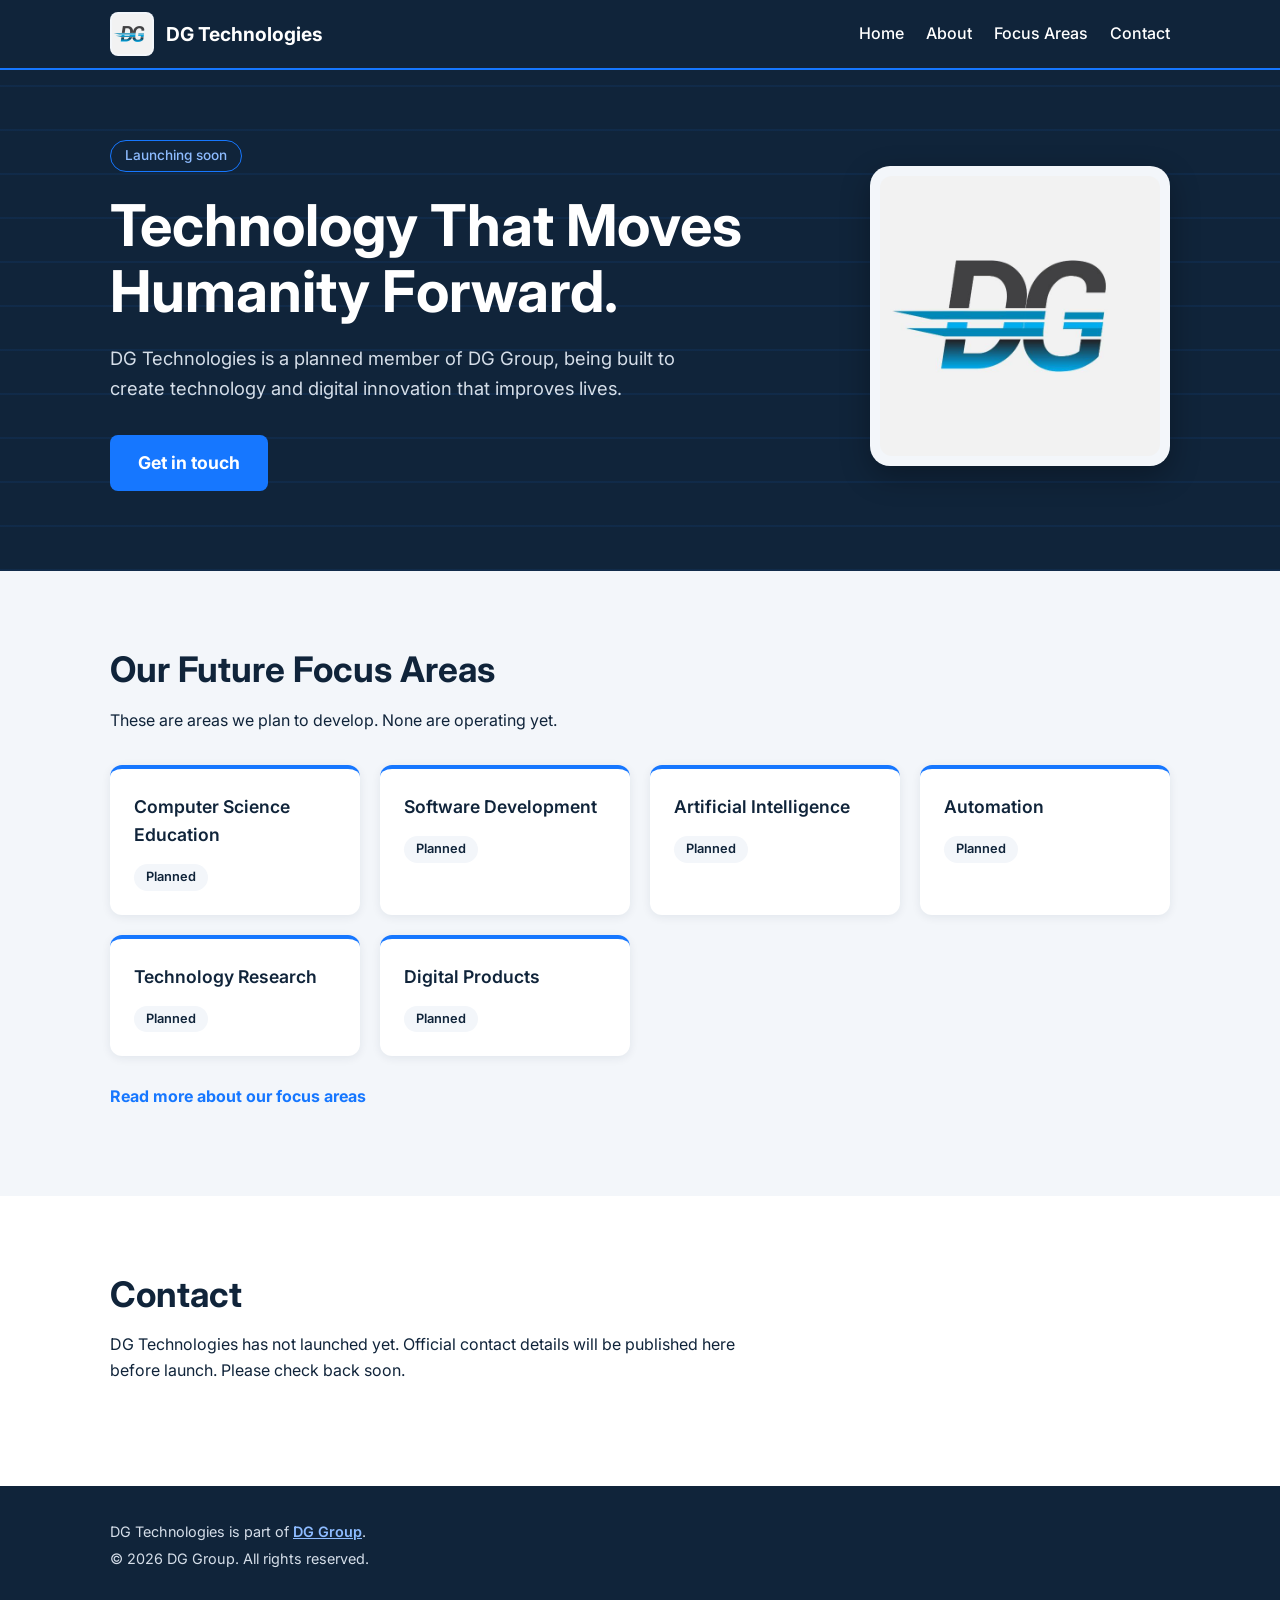
<file: index.html>
<!DOCTYPE html>
<html lang="en">
<head>
  <meta charset="UTF-8">
  <meta name="viewport" content="width=device-width, initial-scale=1">
  <title>DG Technologies | Technology That Moves Humanity Forward</title>
  <meta name="description" content="DG Technologies, part of DG Group, is a planned technology business focused on education, software, AI and automation.">
  <link rel="icon" href="dg-logo.jpg">
  <link rel="stylesheet" href="style.css">
</head>
<body>

  <header class="site-header">
    <div class="container header-inner">
      <a href="index.html" class="brand">
        <img src="dg-logo.jpg" alt="DG logo" class="brand-logo">
        <span>DG Technologies</span>
      </a>
      <nav>
        <a href="index.html">Home</a>
        <a href="about.html">About</a>
        <a href="focus-areas.html">Focus Areas</a>
        <a href="#contact">Contact</a>
      </nav>
    </div>
  </header>

  <main>
    <section class="hero">
      <div class="container hero-inner">
        <div class="hero-text">
          <p class="badge">Launching soon</p>
          <h1>Technology That Moves Humanity Forward.</h1>
          <p class="lead">DG Technologies is a planned member of DG Group, being built to create technology and digital innovation that improves lives.</p>
          <a href="#contact" class="button">Get in touch</a>
        </div>
        <div class="hero-logo">
          <img src="dg-logo.jpg" alt="DG Technologies monogram logo">
        </div>
      </div>
    </section>

    <section id="focus" class="section light">
      <div class="container">
        <h2>Our Future Focus Areas</h2>
        <p class="intro">These are areas we plan to develop. None are operating yet.</p>
        <div class="grid">
          <div class="card"><h3>Computer Science Education</h3><span class="tag">Planned</span></div>
          <div class="card"><h3>Software Development</h3><span class="tag">Planned</span></div>
          <div class="card"><h3>Artificial Intelligence</h3><span class="tag">Planned</span></div>
          <div class="card"><h3>Automation</h3><span class="tag">Planned</span></div>
          <div class="card"><h3>Technology Research</h3><span class="tag">Planned</span></div>
          <div class="card"><h3>Digital Products</h3><span class="tag">Planned</span></div>
        </div>
        <p style="margin-top:28px;"><a class="card-link" href="focus-areas.html">Read more about our focus areas</a></p>
      </div>
    </section>

    <section id="contact" class="section">
      <div class="container">
        <h2>Contact</h2>
        <p class="intro">DG Technologies has not launched yet. Official contact details will be published here before launch. Please check back soon.</p>
      </div>
    </section>
  </main>

  <footer class="site-footer">
    <div class="container">
      <p>DG Technologies is part of <a href="https://dg-group-website.vercel.app">DG Group</a>.</p>
      <p>&copy; 2026 DG Group. All rights reserved.</p>
    </div>
  </footer>

</body>
                                                                                           </html>
</file>
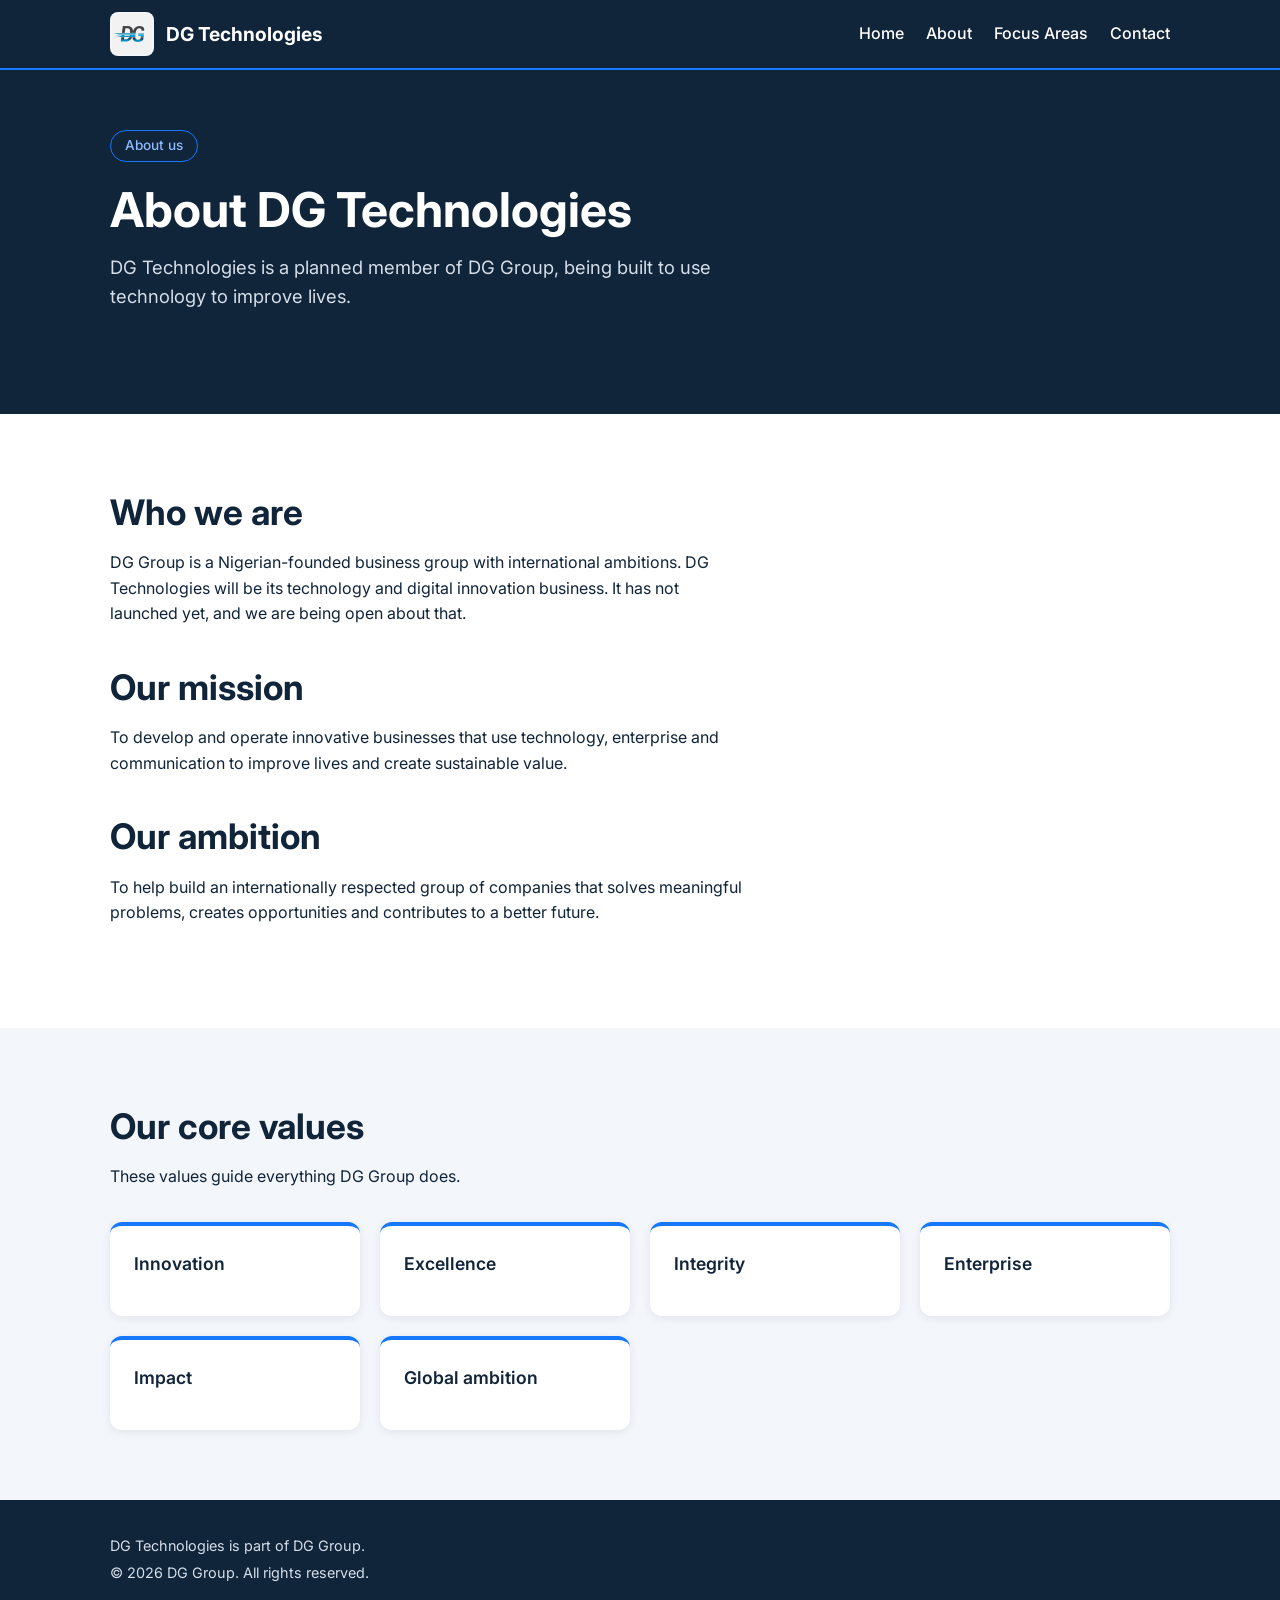
<file: about.html>
<!DOCTYPE html>
<html lang="en">
<head>
  <meta charset="UTF-8">
  <meta name="viewport" content="width=device-width, initial-scale=1">
  <title>About | DG Technologies</title>
  <meta name="description" content="About DG Technologies, a planned technology business within DG Group.">
  <link rel="icon" href="dg-logo.jpg">
  <link rel="stylesheet" href="style.css">
</head>
<body>

  <header class="site-header">
    <div class="container header-inner">
      <a href="index.html" class="brand">
        <img src="dg-logo.jpg" alt="DG logo" class="brand-logo">
        <span>DG Technologies</span>
      </a>
      <nav>
        <a href="index.html">Home</a>
        <a href="about.html">About</a>
        <a href="index.html#focus">Focus Areas</a>
        <a href="index.html#contact">Contact</a>
      </nav>
    </div>
  </header>

  <main>
    <section class="page-hero">
      <div class="container">
        <p class="badge">About us</p>
        <h1>About DG Technologies</h1>
        <p class="lead">DG Technologies is a planned member of DG Group, being built to use technology to improve lives.</p>
      </div>
    </section>

    <section class="section">
      <div class="container">
        <h2>Who we are</h2>
        <p class="intro">DG Group is a Nigerian-founded business group with international ambitions. DG Technologies will be its technology and digital innovation business. It has not launched yet, and we are being open about that.</p>

        <h2>Our mission</h2>
        <p class="intro">To develop and operate innovative businesses that use technology, enterprise and communication to improve lives and create sustainable value.</p>

        <h2>Our ambition</h2>
        <p class="intro">To help build an internationally respected group of companies that solves meaningful problems, creates opportunities and contributes to a better future.</p>
      </div>
    </section>

    <section class="section light">
      <div class="container">
        <h2>Our core values</h2>
        <p class="intro">These values guide everything DG Group does.</p>
        <div class="grid">
          <div class="card"><h3>Innovation</h3></div>
          <div class="card"><h3>Excellence</h3></div>
          <div class="card"><h3>Integrity</h3></div>
          <div class="card"><h3>Enterprise</h3></div>
          <div class="card"><h3>Impact</h3></div>
          <div class="card"><h3>Global ambition</h3></div>
        </div>
      </div>
    </section>
  </main>

  <footer class="site-footer">
    <div class="container">
      <p>DG Technologies is part of DG Group.</p>
      <p>&copy; 2026 DG Group. All rights reserved.</p>
    </div>
  </footer>

</body>
</html>
</file>
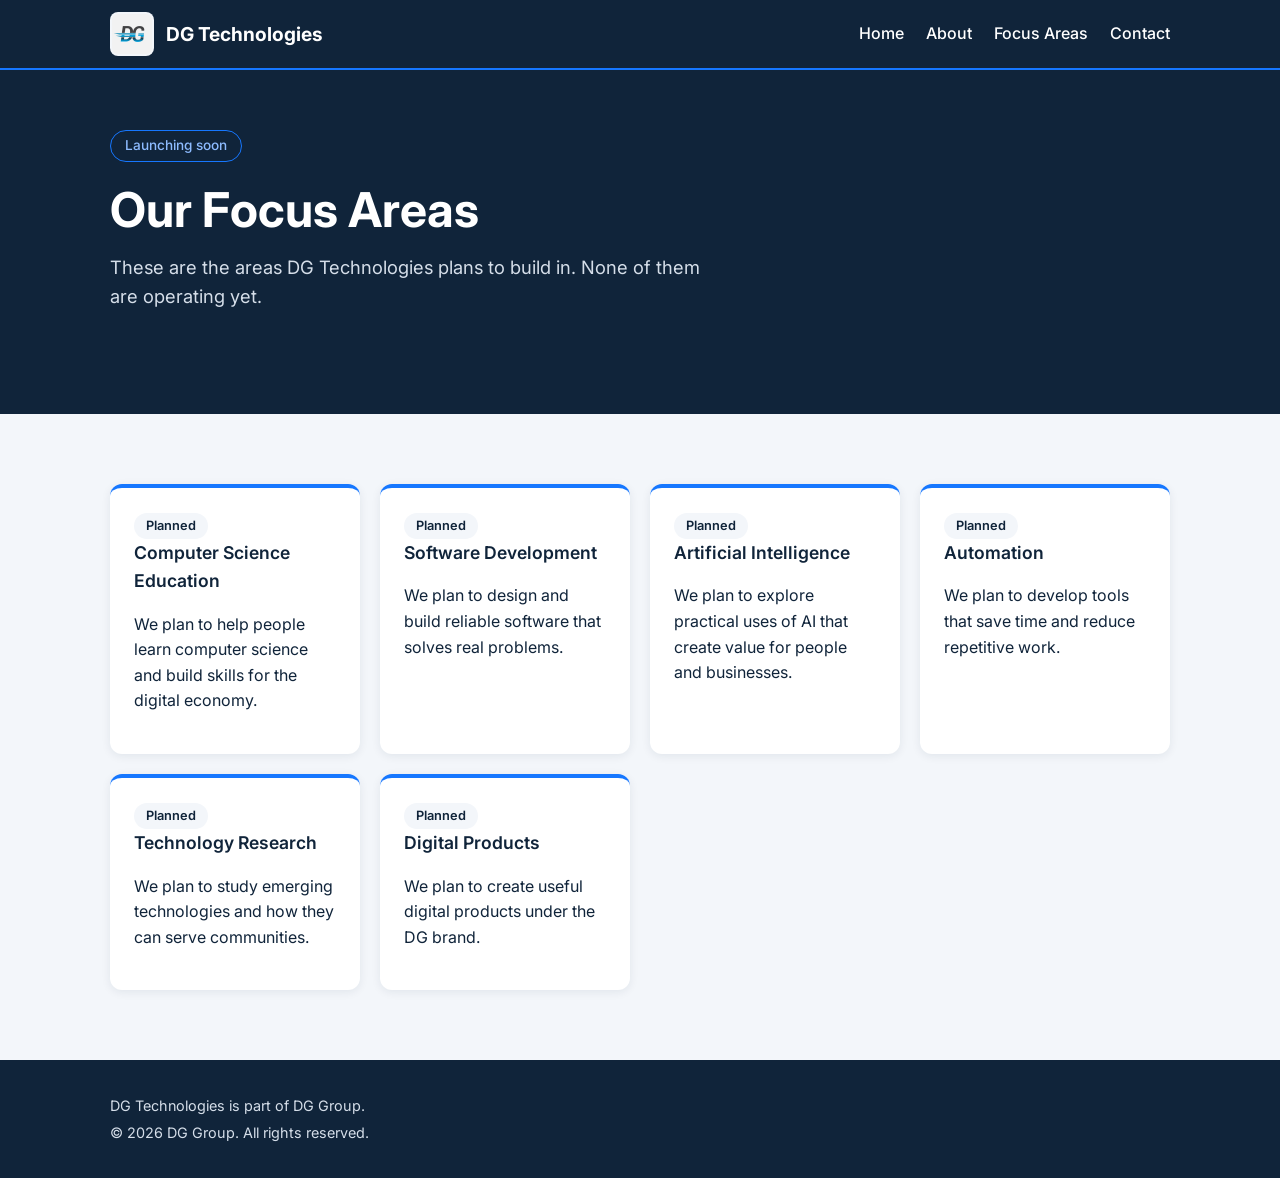
<file: focus-areas.html>
<!DOCTYPE html>
<html lang="en">
<head>
  <meta charset="UTF-8">
  <meta name="viewport" content="width=device-width, initial-scale=1">
  <title>Focus Areas | DG Technologies</title>
  <meta name="description" content="The planned focus areas of DG Technologies, part of DG Group.">
  <link rel="icon" href="dg-logo.jpg">
  <link rel="stylesheet" href="style.css">
</head>
<body>

  <header class="site-header">
    <div class="container header-inner">
      <a href="index.html" class="brand">
        <img src="dg-logo.jpg" alt="DG logo" class="brand-logo">
        <span>DG Technologies</span>
      </a>
      <nav>
        <a href="index.html">Home</a>
        <a href="about.html">About</a>
        <a href="focus-areas.html">Focus Areas</a>
        <a href="index.html#contact">Contact</a>
      </nav>
    </div>
  </header>

  <main>
    <section class="page-hero">
      <div class="container">
        <p class="badge">Launching soon</p>
        <h1>Our Focus Areas</h1>
        <p class="lead">These are the areas DG Technologies plans to build in. None of them are operating yet.</p>
      </div>
    </section>

    <section class="section light">
      <div class="container">
        <div class="grid">
          <div class="card">
            <span class="tag">Planned</span>
            <h3>Computer Science Education</h3>
            <p>We plan to help people learn computer science and build skills for the digital economy.</p>
          </div>
          <div class="card">
            <span class="tag">Planned</span>
            <h3>Software Development</h3>
            <p>We plan to design and build reliable software that solves real problems.</p>
          </div>
          <div class="card">
            <span class="tag">Planned</span>
            <h3>Artificial Intelligence</h3>
            <p>We plan to explore practical uses of AI that create value for people and businesses.</p>
          </div>
          <div class="card">
            <span class="tag">Planned</span>
            <h3>Automation</h3>
            <p>We plan to develop tools that save time and reduce repetitive work.</p>
          </div>
          <div class="card">
            <span class="tag">Planned</span>
            <h3>Technology Research</h3>
            <p>We plan to study emerging technologies and how they can serve communities.</p>
          </div>
          <div class="card">
            <span class="tag">Planned</span>
            <h3>Digital Products</h3>
            <p>We plan to create useful digital products under the DG brand.</p>
          </div>
        </div>
      </div>
    </section>
  </main>

  <footer class="site-footer">
    <div class="container">
      <p>DG Technologies is part of DG Group.</p>
      <p>&copy; 2026 DG Group. All rights reserved.</p>
    </div>
  </footer>

</body>
</html>
</file>
<file: style.css>
@import url("https://fonts.googleapis.com/css2?family=Inter:wght@400;500;600;700&display=swap");

:root {
  --navy: #10243A;
  --blue: #1677FF;
  --white: #FFFFFF;
  --grey: #F3F6FA;
}

* { box-sizing: border-box; }

html { scroll-behavior: smooth; }

body {
  margin: 0;
  font-family: "Inter", Arial, sans-serif;
  font-weight: 400;
  line-height: 1.6;
  color: var(--navy);
  background: var(--white);
}

img { max-width: 100%; }

.container {
  width: 100%;
  max-width: 1100px;
  margin: 0 auto;
  padding: 0 20px;
}

/* Header */
.site-header {
  background: var(--navy);
  position: sticky;
  top: 0;
  z-index: 10;
  border-bottom: 2px solid var(--blue);
}

.header-inner {
  display: flex;
  justify-content: space-between;
  align-items: center;
  flex-wrap: wrap;
  gap: 10px;
  padding-top: 12px;
  padding-bottom: 12px;
}

.brand {
  display: flex;
  align-items: center;
  gap: 12px;
  color: var(--white);
  font-weight: 700;
  font-size: 1.2rem;
  text-decoration: none;
}

.brand-logo {
  height: 44px;
  width: 44px;
  object-fit: cover;
  background: var(--grey);
  border-radius: 8px;
  padding: 2px;
}

nav a {
  color: var(--white);
  font-weight: 500;
  text-decoration: none;
  margin-left: 18px;
}

nav a:hover { color: #8DBBFF; }

/* Hero */
.hero {
  background: var(--navy);
  color: var(--white);
  padding: 70px 0 80px;
  background-image: repeating-linear-gradient(
    0deg,
    rgba(22, 119, 255, 0.08) 0,
    rgba(22, 119, 255, 0.08) 2px,
    transparent 2px,
    transparent 44px
  );
}

.hero-inner {
  display: flex;
  align-items: center;
  justify-content: space-between;
  gap: 40px;
  flex-wrap: wrap;
}

.hero-text { flex: 1 1 380px; }

.hero-logo {
  flex: 0 1 300px;
  width: 100%;
  max-width: 300px;
  background: var(--grey);
  border-radius: 20px;
  padding: 10px;
  box-shadow: 0 10px 30px rgba(0, 0, 0, 0.3);
}

.hero-logo img {
  display: block;
  width: 100%;
  height: auto;
  border-radius: 12px;
}

.badge {
  display: inline-block;
  border: 1px solid var(--blue);
  color: #8DBBFF;
  font-weight: 500;
  font-size: 0.85rem;
  padding: 4px 14px;
  border-radius: 999px;
  margin: 0 0 20px;
}

.hero h1 {
  font-size: clamp(2rem, 6vw, 3.6rem);
  line-height: 1.15;
  font-weight: 700;
  margin: 0 0 20px;
  max-width: 760px;
}

.lead {
  font-size: 1.15rem;
  max-width: 620px;
  margin: 0 0 32px;
  color: #D5DEE9;
}

.button {
  display: inline-block;
  background: var(--blue);
  color: var(--white);
  font-weight: 700;
  font-size: 1.1rem;
  text-decoration: none;
  padding: 14px 28px;
  border-radius: 8px;
}

.button:hover { background: #0F5FD1; }

/* Sections */
.section { padding: 70px 0; }
.section.light { background: var(--grey); }

h2 {
  font-size: clamp(1.6rem, 4vw, 2.2rem);
  font-weight: 700;
  margin: 0 0 10px;
}

.intro { max-width: 640px; margin: 0 0 32px; }

/* Cards */
.grid {
  display: grid;
  grid-template-columns: repeat(auto-fit, minmax(240px, 1fr));
  gap: 20px;
}

.card {
  background: var(--white);
  border-radius: 12px;
  border-top: 4px solid var(--blue);
  padding: 24px;
  box-shadow: 0 2px 10px rgba(16, 36, 58, 0.08);
}

.card h3 {
  font-size: 1.1rem;
  font-weight: 600;
  margin: 0 0 14px;
}

.tag {
  display: inline-block;
  background: var(--grey);
  color: var(--navy);
  font-size: 0.8rem;
  font-weight: 600;
  padding: 3px 12px;
  border-radius: 999px;
}

/* Footer */
.site-footer {
  background: var(--navy);
  color: #D5DEE9;
  padding: 30px 0;
  font-size: 0.9rem;
}

.site-footer p { margin: 4px 0; }
/* About page */
.page-hero {
  background: var(--navy);
  color: var(--white);
  padding: 60px 0 70px;
}

.page-hero h1 {
  font-size: clamp(2rem, 6vw, 3rem);
  line-height: 1.15;
  font-weight: 700;
  margin: 0 0 16px;
}

.section h2 { margin-top: 30px; }
.section h2:first-child { margin-top: 0; }
.card-link { color: var(--blue); font-weight: 700; text-decoration: none; }
.card-link:hover { text-decoration: underline; }
.site-footer a { color: #8DBBFF; font-weight: 600; }
</file>
